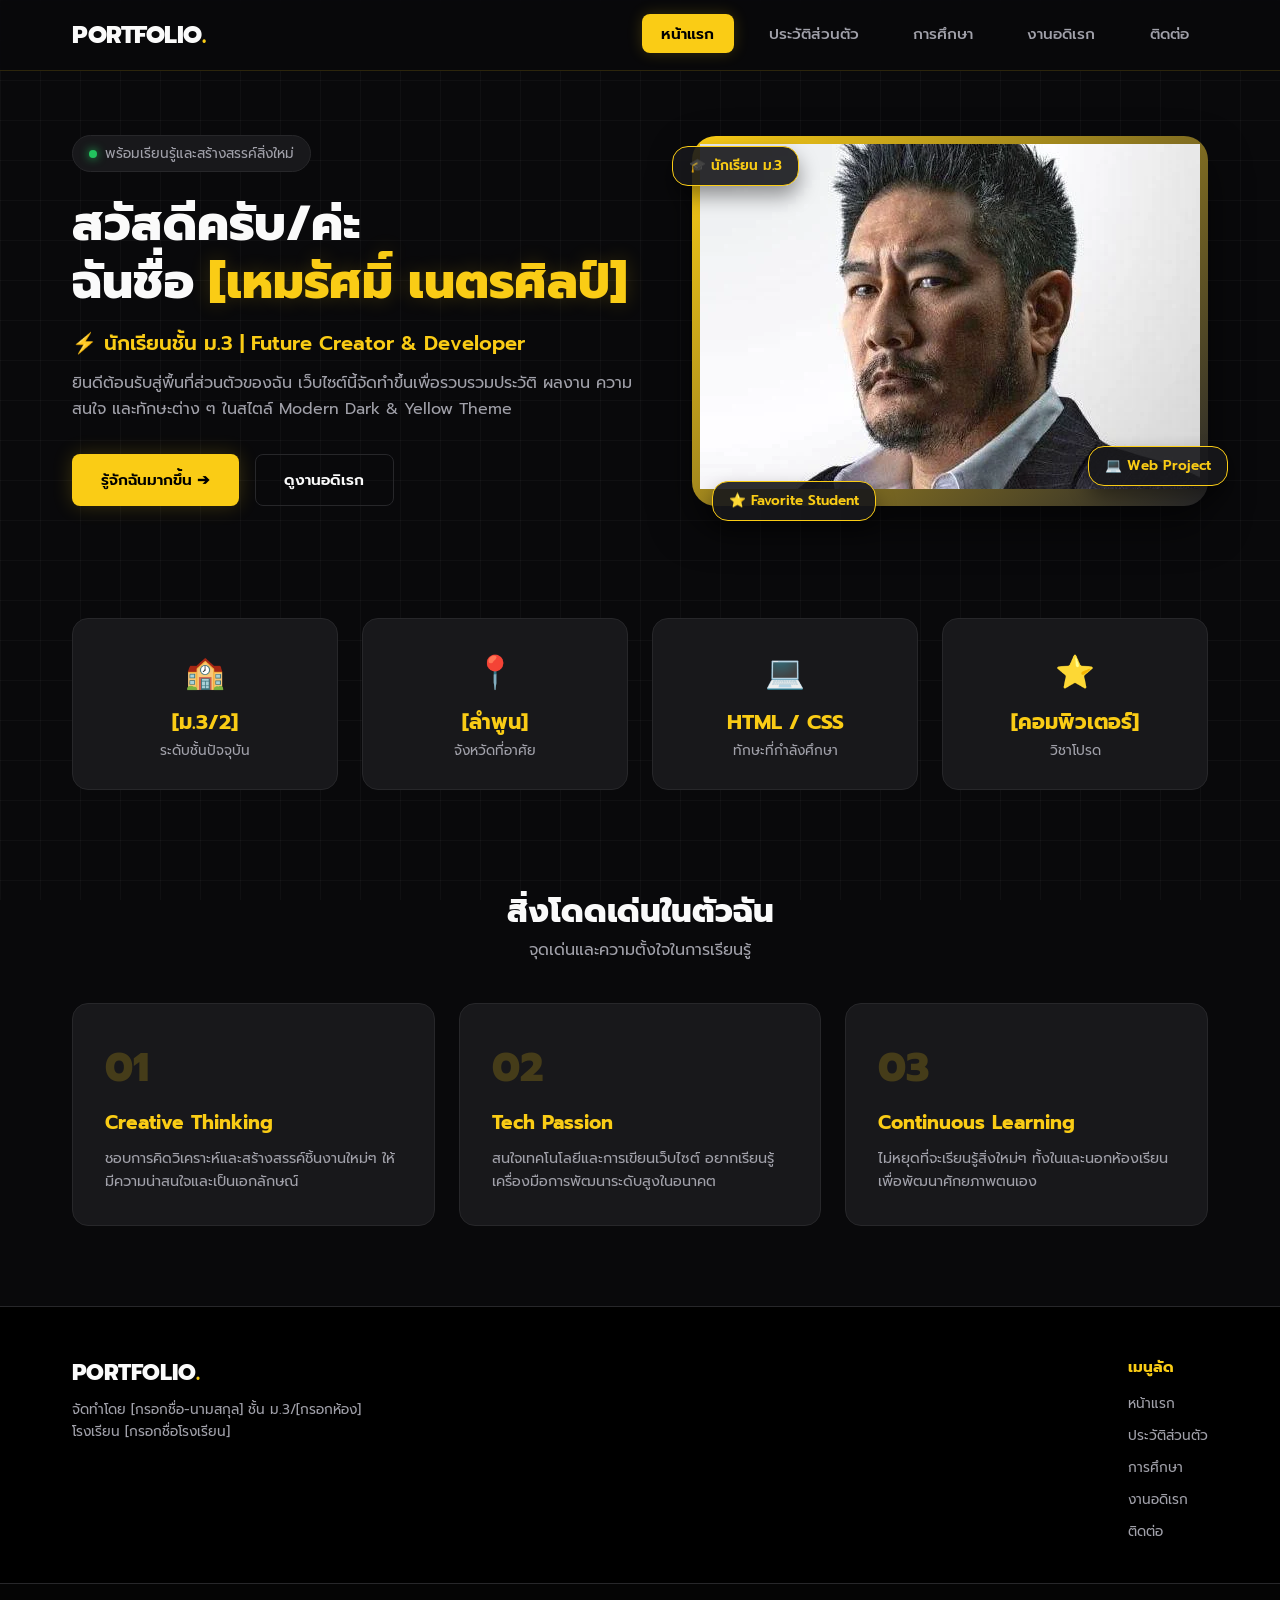
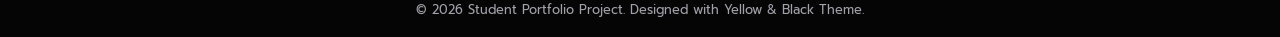
<file: index.html>
<!DOCTYPE html>
<html lang="th">
<head>
    <meta charset="UTF-8">
    <meta name="viewport" content="width=device-width, initial-scale=1.0">
    <title>หน้าแรก | Modern Yellow-Black Portfolio</title>
    <link rel="stylesheet" href="style.css">
    <link href="https://fonts.googleapis.com/css2?family=Prompt:wght@300;400;500;600;700;800&display=swap" rel="stylesheet">
</head>
<body>

    <!-- Background Decorative Grid -->
    <div class="bg-grid-pattern"></div>

    <!-- Navigation Bar -->
    <header class="navbar">
        <div class="nav-container">
            <a href="index.html" class="logo">PORTFOLIO<span class="yellow-dot">.</span></a>
            <nav>
                <ul class="nav-menu">
                    <li><a href="index.html" class="active">หน้าแรก</a></li>
                    <li><a href="profile.html">ประวัติส่วนตัว</a></li>
                    <li><a href="education.html">การศึกษา</a></li>
                    <li><a href="hobby.html">งานอดิเรก</a></li>
                    <li><a href="contact.html">ติดต่อ</a></li>
                </ul>
            </nav>
        </div>
    </header>

    <main>
        <!-- Hero Section -->
        <section class="hero-section">
            <div class="hero-container">
                <div class="hero-text">
                    <div class="status-badge">
                        <span class="pulse-dot"></span> พร้อมเรียนรู้และสร้างสรรค์สิ่งใหม่
                    </div>
                    <h1>สวัสดีครับ/ค่ะ <br>ฉันชื่อ <span class="yellow-highlight">[เหมรัศมิ์ เนตรศิลป์]</span></h1>
                    <p class="hero-tagline">⚡ นักเรียนชั้น ม.3 | Future Creator & Developer</p>
                    <p class="hero-desc">ยินดีต้อนรับสู่พื้นที่ส่วนตัวของฉัน เว็บไซต์นี้จัดทำขึ้นเพื่อรวบรวมประวัติ ผลงาน ความสนใจ และทักษะต่าง ๆ ในสไตล์ Modern Dark & Yellow Theme</p>
                    <div class="hero-buttons">
                        <a href="profile.html" class="btn btn-yellow">รู้จักฉันมากขึ้น ➔</a>
                        <a href="hobby.html" class="btn btn-outline">ดูงานอดิเรก</a>
                    </div>
                </div>

                <div class="hero-visual">
                    <div class="glow-backdrop"></div>
                    <div class="profile-frame">
                        <img src="images/2.webp"alt="รูปโปรไฟล์ส่วนตัว">
                    </div>
                    <!-- Floating Tech Badges -->
                    <div class="floating-badge badge-1">
                        <span>🎓 นักเรียน ม.3</span>
                    </div>
                    <div class="floating-badge badge-2">
                        <span>💻 Web Project</span>
                    </div>
                    <div class="floating-badge badge-3">
                        <span>⭐ Favorite Student</span>
                    </div>
                </div>
            </div>
        </section>

        <!-- Stats / Highlights Section -->
        <section class="stats-section">
            <div class="stats-container">
                <div class="stat-card">
                    <div class="stat-icon">🏫</div>
                    <div class="stat-number">[ม.3/2]</div>
                    <div class="stat-label">ระดับชั้นปัจจุบัน</div>
                </div>
                <div class="stat-card">
                    <div class="stat-icon">📍</div>
                    <div class="stat-number">[ลำพูน]</div>
                    <div class="stat-label">จังหวัดที่อาศัย</div>
                </div>
                <div class="stat-card">
                    <div class="stat-icon">💻</div>
                    <div class="stat-number">HTML / CSS</div>
                    <div class="stat-label">ทักษะที่กำลังศึกษา</div>
                </div>
                <div class="stat-card">
                    <div class="stat-icon">⭐</div>
                    <div class="stat-number">[คอมพิวเตอร์]</div>
                    <div class="stat-label">วิชาโปรด</div>
                </div>
            </div>
        </section>

        <!-- Feature Spotlight Section -->
        <section class="spotlight-section">
            <div class="spotlight-container">
                <div class="section-title">
                    <h2>สิ่งโดดเด่นในตัวฉัน</h2>
                    <p>จุดเด่นและความตั้งใจในการเรียนรู้</p>
                </div>
                <div class="spotlight-grid">
                    <div class="spotlight-card">
                        <div class="card-number">01</div>
                        <h3>Creative Thinking</h3>
                        <p>ชอบการคิดวิเคราะห์และสร้างสรรค์ชิ้นงานใหม่ๆ ให้มีความน่าสนใจและเป็นเอกลักษณ์</p>
                    </div>
                    <div class="spotlight-card">
                        <div class="card-number">02</div>
                        <h3>Tech Passion</h3>
                        <p>สนใจเทคโนโลยีและการเขียนเว็บไซต์ อยากเรียนรู้เครื่องมือการพัฒนาระดับสูงในอนาคต</p>
                    </div>
                    <div class="spotlight-card">
                        <div class="card-number">03</div>
                        <h3>Continuous Learning</h3>
                        <p>ไม่หยุดที่จะเรียนรู้สิ่งใหม่ๆ ทั้งในและนอกห้องเรียนเพื่อพัฒนาศักยภาพตนเอง</p>
                    </div>
                </div>
            </div>
        </section>
    </main>

    <!-- Footer -->
    <footer class="footer">
        <div class="footer-container">
            <div class="footer-info">
                <h3>PORTFOLIO<span class="yellow-dot">.</span></h3>
                <p>จัดทำโดย [กรอกชื่อ-นามสกุล] ชั้น ม.3/[กรอกห้อง]</p>
                <p>โรงเรียน [กรอกชื่อโรงเรียน]</p>
            </div>
            <div class="footer-links">
                <h4>เมนูลัด</h4>
                <ul>
                    <li><a href="index.html">หน้าแรก</a></li>
                    <li><a href="profile.html">ประวัติส่วนตัว</a></li>
                    <li><a href="education.html">การศึกษา</a></li>
                    <li><a href="hobby.html">งานอดิเรก</a></li>
                    <li><a href="contact.html">ติดต่อ</a></li>
                </ul>
            </div>
        </div>
        <div class="footer-bottom">
            <p>&copy; 2026 Student Portfolio Project. Designed with Yellow & Black Theme.</p>
        </div>
    </footer>

</body>
</html>
</file>
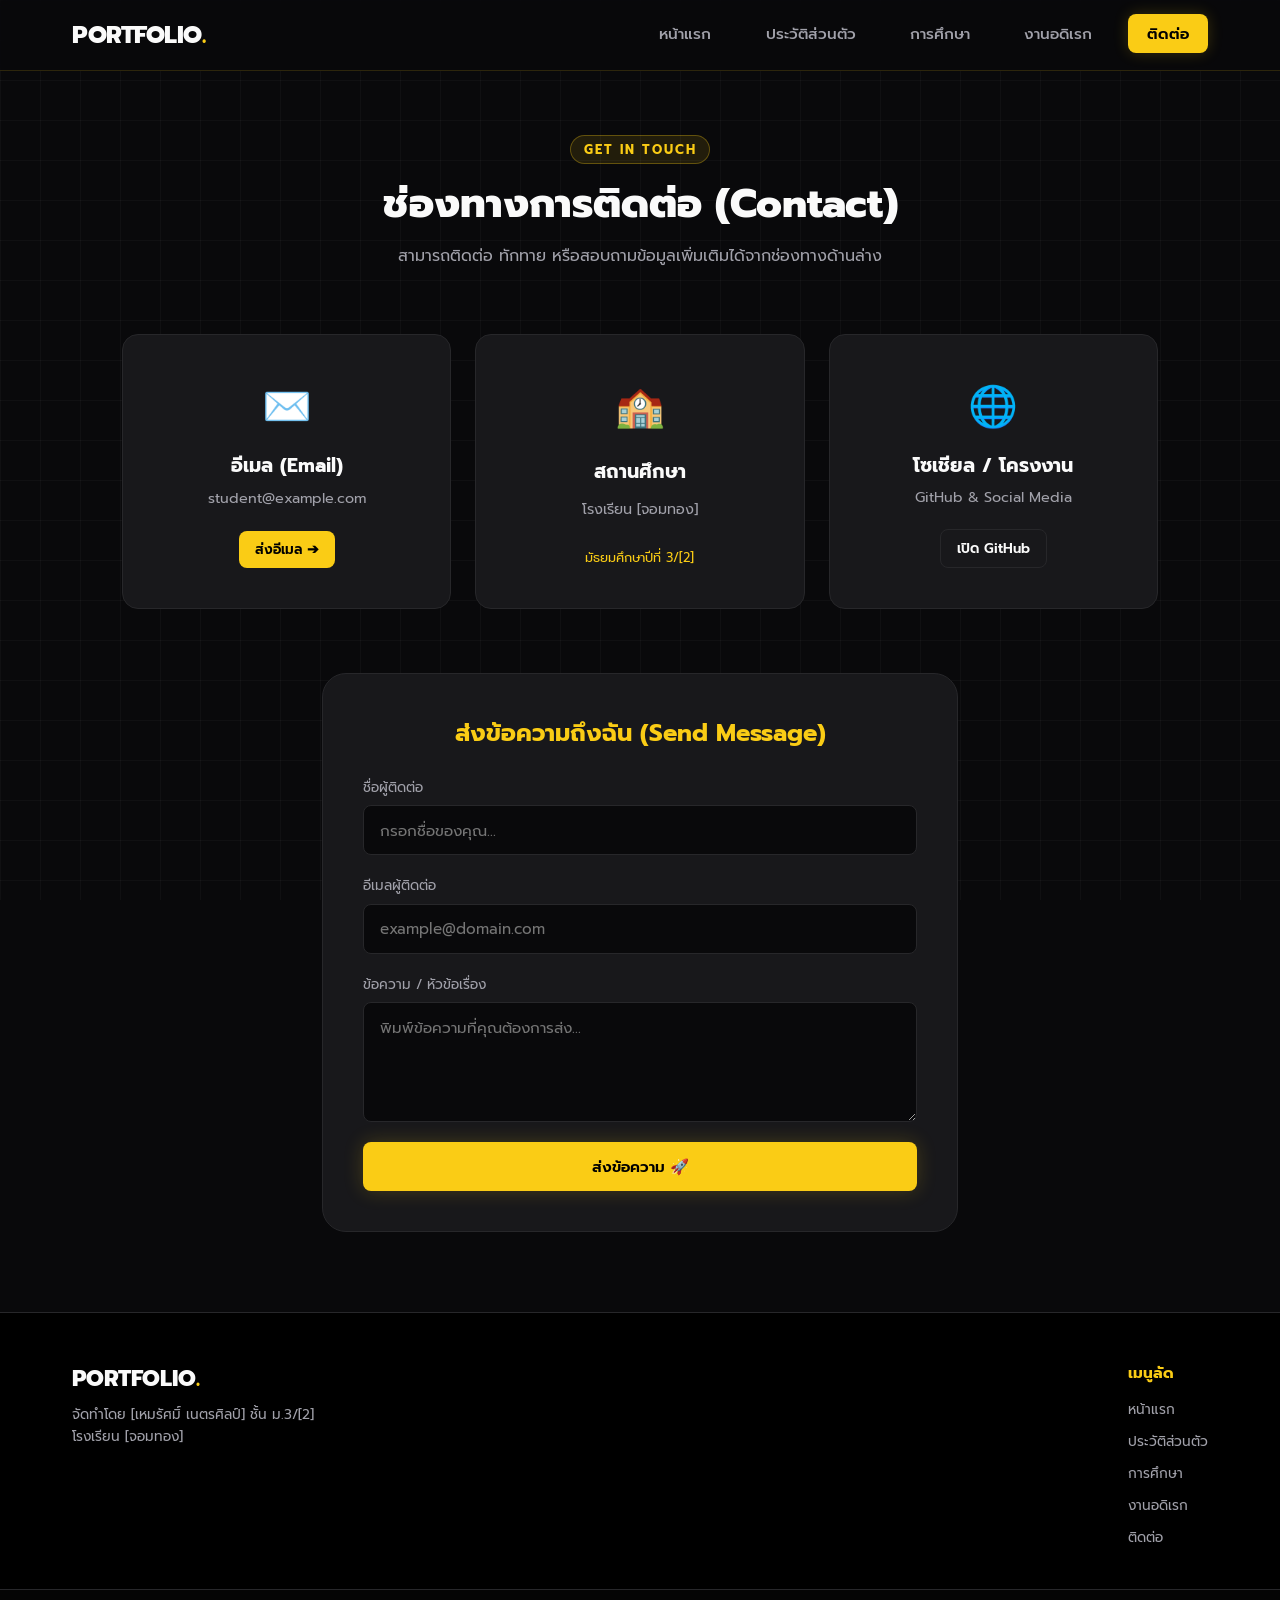
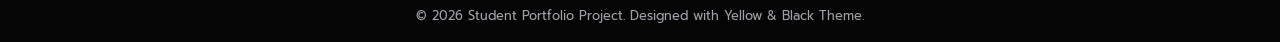
<file: contact.html>
<!DOCTYPE html>
<html lang="th">
<head>
    <meta charset="UTF-8">
    <meta name="viewport" content="width=device-width, initial-scale=1.0">
    <title>ติดต่อ | Modern Yellow-Black Portfolio</title>
    <link rel="stylesheet" href="style.css">
    <link href="https://fonts.googleapis.com/css2?family=Prompt:wght@300;400;500;600;700;800&display=swap" rel="stylesheet">
</head>
<body>

    <div class="bg-grid-pattern"></div>

    <header class="navbar">
        <div class="nav-container">
            <a href="index.html" class="logo">PORTFOLIO<span class="yellow-dot">.</span></a>
            <nav>
                <ul class="nav-menu">
                    <li><a href="index.html">หน้าแรก</a></li>
                    <li><a href="profile.html">ประวัติส่วนตัว</a></li>
                    <li><a href="education.html">การศึกษา</a></li>
                    <li><a href="hobby.html">งานอดิเรก</a></li>
                    <li><a href="contact.html" class="active">ติดต่อ</a></li>
                </ul>
            </nav>
        </div>
    </header>

    <main>
        <section class="page-header">
            <span class="section-tag">GET IN TOUCH</span>
            <h1>ช่องทางการติดต่อ (Contact)</h1>
            <p>สามารถติดต่อ ทักทาย หรือสอบถามข้อมูลเพิ่มเติมได้จากช่องทางด้านล่าง</p>
        </section>

        <!-- Contact Cards Section -->
        <section class="contact-section">
            <div class="contact-container">
                
                <div class="contact-card">
                    <div class="contact-icon">✉️</div>
                    <h3>อีเมล (Email)</h3>
                    <p>student@example.com</p>
                    <a href="mailto:student@example.com" class="btn btn-yellow-sm">ส่งอีเมล ➔</a>
                </div>

                <div class="contact-card">
                    <div class="contact-icon">🏫</div>
                    <h3>สถานศึกษา</h3>
                    <p>โรงเรียน [จอมทอง]</p>
                    <span class="contact-sub">มัธยมศึกษาปีที่ 3/[2]</span>
                </div>

                <div class="contact-card">
                    <div class="contact-icon">🌐</div>
                    <h3>โซเชียล / โครงงาน</h3>
                    <p>GitHub & Social Media</p>
                    <a href="https://github.com" target="_blank" rel="noopener" class="btn btn-outline-sm">เปิด GitHub</a>
                </div>

            </div>
        </section>

        <!-- Interactive Contact Form Mockup -->
        <section class="form-section">
            <div class="form-container">
                <h2>ส่งข้อความถึงฉัน (Send Message)</h2>
                <form class="dark-form" action="#" method="get" onclick="event.preventDefault(); alert('ขอบคุณสำหรับข้อความ! (นี่คือแบบฟอร์มตัวอย่างสำหรับโครงงาน)');">
                    <div class="form-group">
                        <label>ชื่อผู้ติดต่อ</label>
                        <input type="text" placeholder="กรอกชื่อของคุณ..." required>
                    </div>
                    <div class="form-group">
                        <label>อีเมลผู้ติดต่อ</label>
                        <input type="email" placeholder="example@domain.com" required>
                    </div>
                    <div class="form-group">
                        <label>ข้อความ / หัวข้อเรื่อง</label>
                        <textarea rows="4" placeholder="พิมพ์ข้อความที่คุณต้องการส่ง..." required></textarea>
                    </div>
                    <button type="submit" class="btn btn-yellow full-width">ส่งข้อความ 🚀</button>
                </form>
            </div>
        </section>
    </main>

    <footer class="footer">
        <div class="footer-container">
            <div class="footer-info">
                <h3>PORTFOLIO<span class="yellow-dot">.</span></h3>
                <p>จัดทำโดย [เหมรัศมิ์ เนตรศิลป์] ชั้น ม.3/[2]</p>
                <p>โรงเรียน [จอมทอง]</p>
            </div>
            <div class="footer-links">
                <h4>เมนูลัด</h4>
                <ul>
                    <li><a href="index.html">หน้าแรก</a></li>
                    <li><a href="profile.html">ประวัติส่วนตัว</a></li>
                    <li><a href="education.html">การศึกษา</a></li>
                    <li><a href="hobby.html">งานอดิเรก</a></li>
                    <li><a href="contact.html">ติดต่อ</a></li>
                </ul>
            </div>
        </div>
        <div class="footer-bottom">
            <p>&copy; 2026 Student Portfolio Project. Designed with Yellow & Black Theme.</p>
        </div>
    </footer>

</body>
</html>
</file>
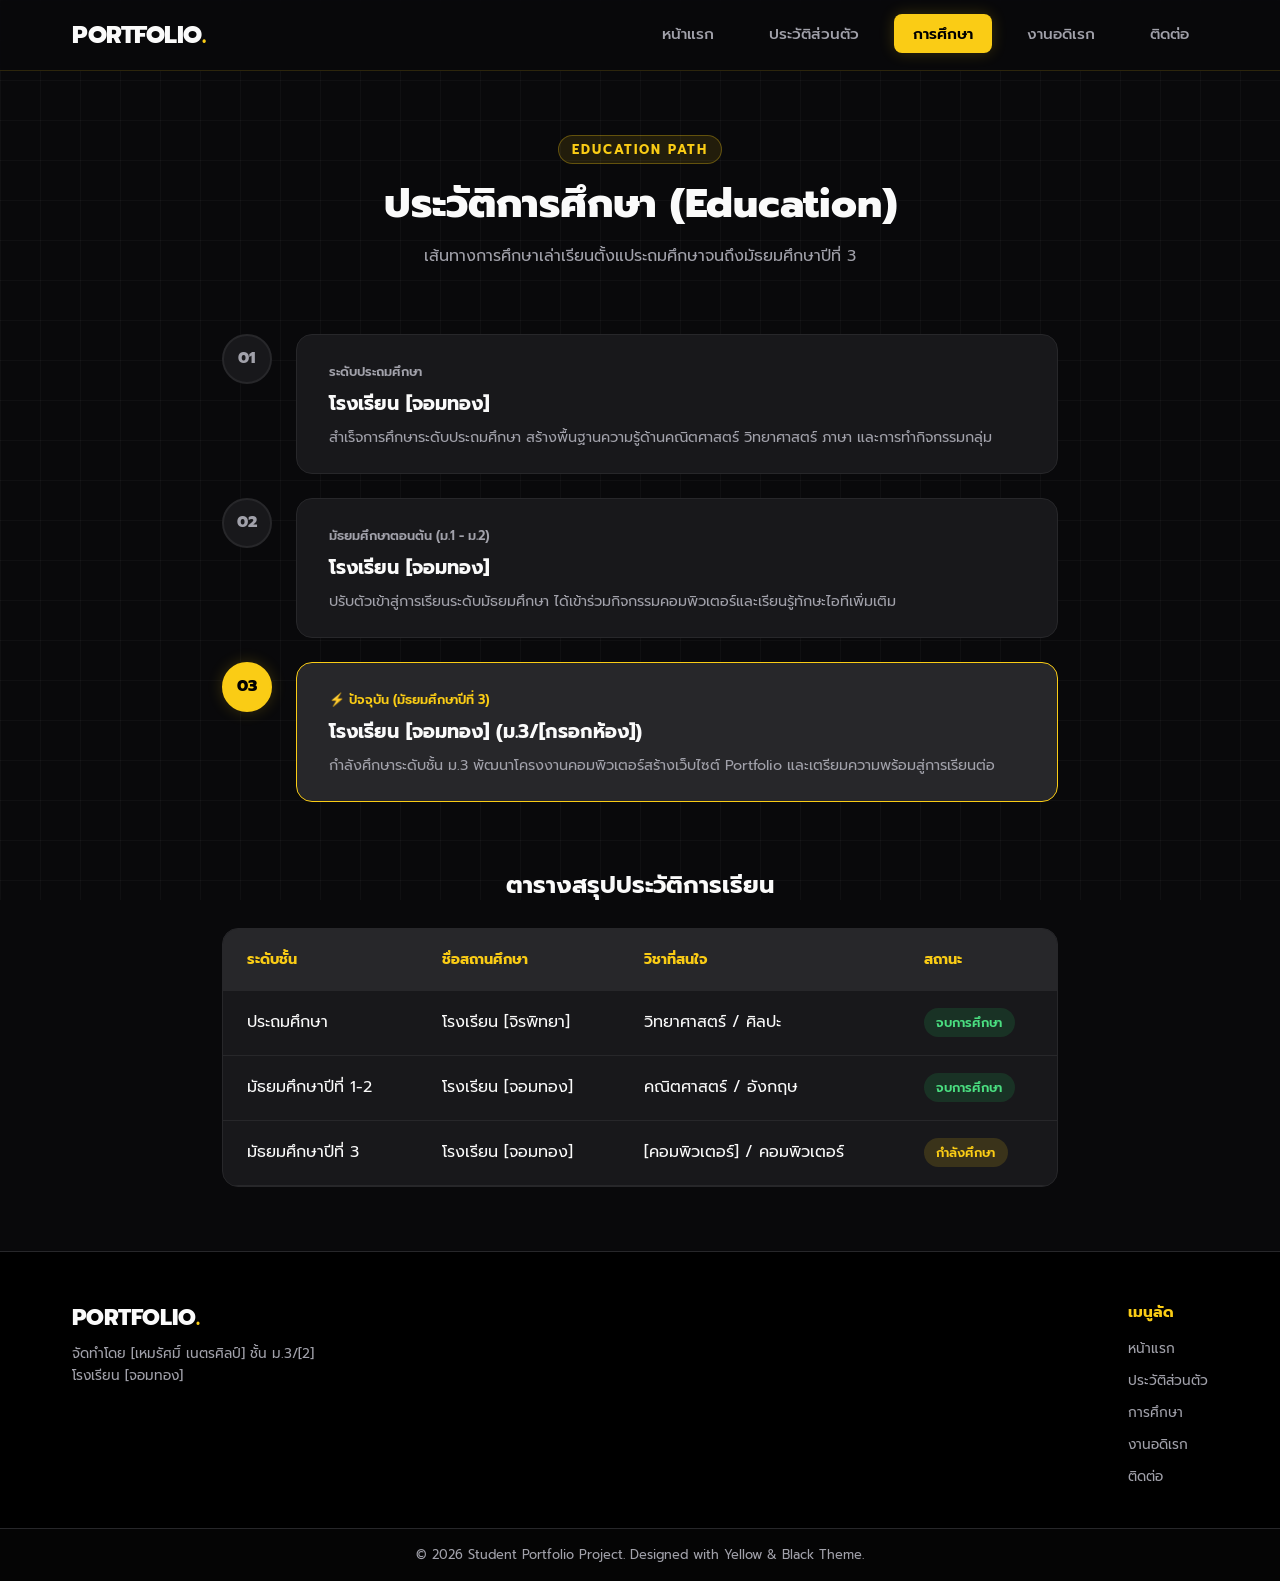
<file: education.html>
<!DOCTYPE html>
<html lang="th">
<head>
    <meta charset="UTF-8">
    <meta name="viewport" content="width=device-width, initial-scale=1.0">
    <title>การศึกษา | Modern Yellow-Black Portfolio</title>
    <link rel="stylesheet" href="style.css">
    <link href="https://fonts.googleapis.com/css2?family=Prompt:wght@300;400;500;600;700;800&display=swap" rel="stylesheet">
</head>
<body>

    <div class="bg-grid-pattern"></div>

    <header class="navbar">
        <div class="nav-container">
            <a href="index.html" class="logo">PORTFOLIO<span class="yellow-dot">.</span></a>
            <nav>
                <ul class="nav-menu">
                    <li><a href="index.html">หน้าแรก</a></li>
                    <li><a href="profile.html">ประวัติส่วนตัว</a></li>
                    <li><a href="education.html" class="active">การศึกษา</a></li>
                    <li><a href="hobby.html">งานอดิเรก</a></li>
                    <li><a href="contact.html">ติดต่อ</a></li>
                </ul>
            </nav>
        </div>
    </header>

    <main>
        <section class="page-header">
            <span class="section-tag">EDUCATION PATH</span>
            <h1>ประวัติการศึกษา (Education)</h1>
            <p>เส้นทางการศึกษาเล่าเรียนตั้งแประถมศึกษาจนถึงมัธยมศึกษาปีที่ 3</p>
        </section>

        <!-- Timeline Section -->
        <section class="timeline-section">
            <div class="timeline-container">
                
                <div class="timeline-block">
                    <div class="timeline-badge">01</div>
                    <div class="timeline-card">
                        <span class="timeline-time">ระดับประถมศึกษา</span>
                        <h3>โรงเรียน [จอมทอง]</h3>
                        <p>สำเร็จการศึกษาระดับประถมศึกษา สร้างพื้นฐานความรู้ด้านคณิตศาสตร์ วิทยาศาสตร์ ภาษา และการทำกิจกรรมกลุ่ม</p>
                    </div>
                </div>

                <div class="timeline-block">
                    <div class="timeline-badge">02</div>
                    <div class="timeline-card">
                        <span class="timeline-time">มัธยมศึกษาตอนต้น (ม.1 - ม.2)</span>
                        <h3>โรงเรียน [จอมทอง]</h3>
                        <p>ปรับตัวเข้าสู่การเรียนระดับมัธยมศึกษา ได้เข้าร่วมกิจกรรมคอมพิวเตอร์และเรียนรู้ทักษะไอทีเพิ่มเติม</p>
                    </div>
                </div>

                <div class="timeline-block active-block">
                    <div class="timeline-badge yellow-badge">03</div>
                    <div class="timeline-card active-card">
                        <span class="timeline-time active-time">⚡ ปัจจุบัน (มัธยมศึกษาปีที่ 3)</span>
                        <h3>โรงเรียน [จอมทอง] (ม.3/[กรอกห้อง])</h3>
                        <p>กำลังศึกษาระดับชั้น ม.3 พัฒนาโครงงานคอมพิวเตอร์สร้างเว็บไซต์ Portfolio และเตรียมความพร้อมสู่การเรียนต่อ</p>
                    </div>
                </div>

            </div>
        </section>

        <!-- Education Table Section -->
        <section class="table-section">
            <div class="table-container">
                <h2>ตารางสรุปประวัติการเรียน</h2>
                <div class="table-responsive">
                    <table class="dark-table">
                        <thead>
                            <tr>
                                <th>ระดับชั้น</th>
                                <th>ชื่อสถานศึกษา</th>
                                <th>วิชาที่สนใจ</th>
                                <th>สถานะ</th>
                            </tr>
                        </thead>
                        <tbody>
                            <tr>
                                <td>ประถมศึกษา</td>
                                <td>โรงเรียน [จิรพิทยา]</td>
                                <td>วิทยาศาสตร์ / ศิลปะ</td>
                                <td><span class="badge-status success">จบการศึกษา</span></td>
                            </tr>
                            <tr>
                                <td>มัธยมศึกษาปีที่ 1-2</td>
                                <td>โรงเรียน [จอมทอง]</td>
                                <td>คณิตศาสตร์ / อังกฤษ</td>
                                <td><span class="badge-status success">จบการศึกษา</span></td>
                            </tr>
                            <tr>
                                <td>มัธยมศึกษาปีที่ 3</td>
                                <td>โรงเรียน [จอมทอง]</td>
                                <td>[คอมพิวเตอร์] / คอมพิวเตอร์</td>
                                <td><span class="badge-status active">กำลังศึกษา</span></td>
                            </tr>
                        </tbody>
                    </table>
                </div>
            </div>
        </section>
    </main>

    <footer class="footer">
        <div class="footer-container">
            <div class="footer-info">
                <h3>PORTFOLIO<span class="yellow-dot">.</span></h3>
                <p>จัดทำโดย [เหมรัศมิ์ เนตรศิลป์] ชั้น ม.3/[2]</p>
                <p>โรงเรียน [จอมทอง]</p>
            </div>
            <div class="footer-links">
                <h4>เมนูลัด</h4>
                <ul>
                    <li><a href="index.html">หน้าแรก</a></li>
                    <li><a href="profile.html">ประวัติส่วนตัว</a></li>
                    <li><a href="education.html">การศึกษา</a></li>
                    <li><a href="hobby.html">งานอดิเรก</a></li>
                    <li><a href="contact.html">ติดต่อ</a></li>
                </ul>
            </div>
        </div>
        <div class="footer-bottom">
            <p>&copy; 2026 Student Portfolio Project. Designed with Yellow & Black Theme.</p>
        </div>
    </footer>

</body>
</html>
</file>
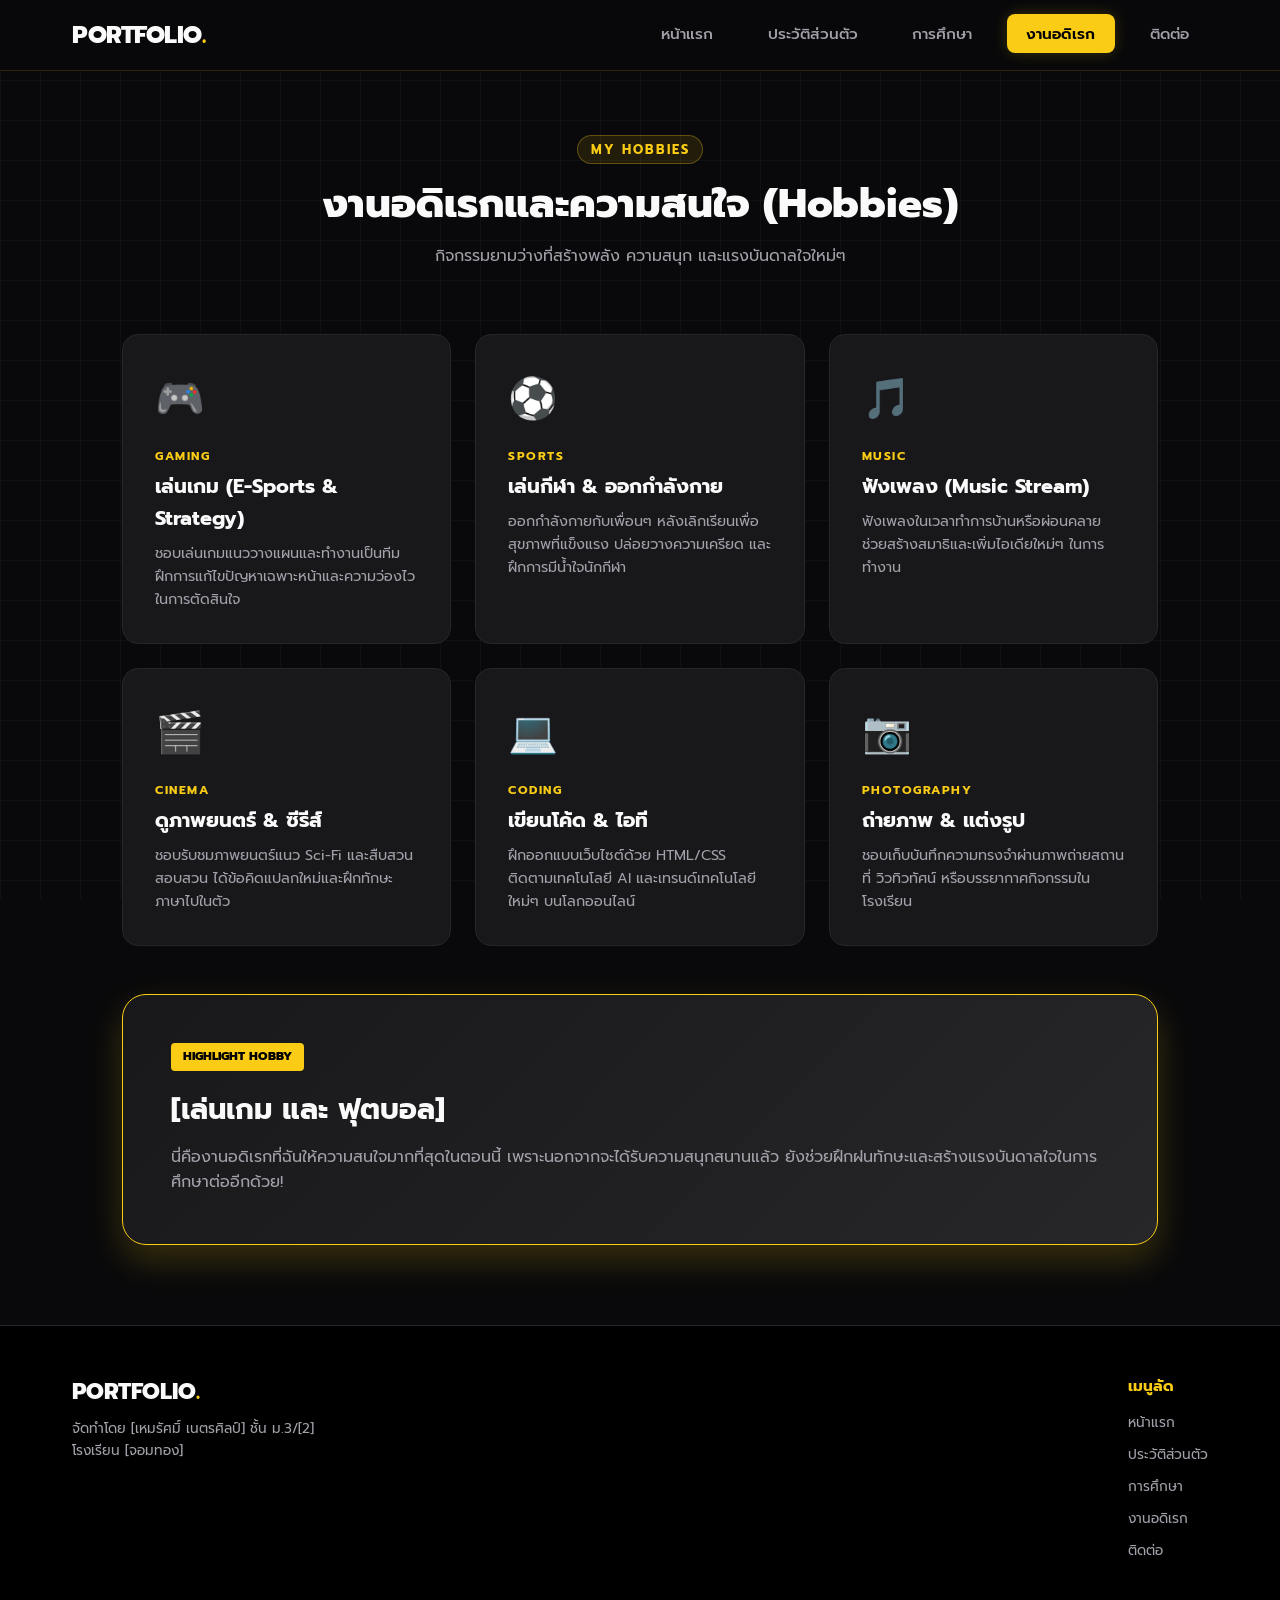
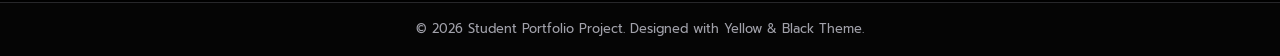
<file: hobby.html>
<!DOCTYPE html>
<html lang="th">
<head>
    <meta charset="UTF-8">
    <meta name="viewport" content="width=device-width, initial-scale=1.0">
    <title>งานอดิเรก | Modern Yellow-Black Portfolio</title>
    <link rel="stylesheet" href="style.css">
    <link href="https://fonts.googleapis.com/css2?family=Prompt:wght@300;400;500;600;700;800&display=swap" rel="stylesheet">
</head>
<body>

    <div class="bg-grid-pattern"></div>

    <header class="navbar">
        <div class="nav-container">
            <a href="index.html" class="logo">PORTFOLIO<span class="yellow-dot">.</span></a>
            <nav>
                <ul class="nav-menu">
                    <li><a href="index.html">หน้าแรก</a></li>
                    <li><a href="profile.html">ประวัติส่วนตัว</a></li>
                    <li><a href="education.html">การศึกษา</a></li>
                    <li><a href="hobby.html" class="active">งานอดิเรก</a></li>
                    <li><a href="contact.html">ติดต่อ</a></li>
                </ul>
            </nav>
        </div>
    </header>

    <main>
        <section class="page-header">
            <span class="section-tag">MY HOBBIES</span>
            <h1>งานอดิเรกและความสนใจ (Hobbies)</h1>
            <p>กิจกรรมยามว่างที่สร้างพลัง ความสนุก และแรงบันดาลใจใหม่ๆ</p>
        </section>

        <!-- Hobbies Grid -->
        <section class="hobbies-section">
            <div class="hobbies-container">
                
                <div class="hobby-card">
                    <div class="hobby-icon-bg">🎮</div>
                    <div class="hobby-category">GAMING</div>
                    <h3>เล่นเกม (E-Sports & Strategy)</h3>
                    <p>ชอบเล่นเกมแนววางแผนและทำงานเป็นทีม ฝึกการแก้ไขปัญหาเฉพาะหน้าและความว่องไวในการตัดสินใจ</p>
                </div>

                <div class="hobby-card">
                    <div class="hobby-icon-bg">⚽</div>
                    <div class="hobby-category">SPORTS</div>
                    <h3>เล่นกีฬา & ออกกำลังกาย</h3>
                    <p>ออกกำลังกายกับเพื่อนๆ หลังเลิกเรียนเพื่อสุขภาพที่แข็งแรง ปล่อยวางความเครียด และฝึกการมีน้ำใจนักกีฬา</p>
                </div>

                <div class="hobby-card">
                    <div class="hobby-icon-bg">🎵</div>
                    <div class="hobby-category">MUSIC</div>
                    <h3>ฟังเพลง (Music Stream)</h3>
                    <p>ฟังเพลงในเวลาทำการบ้านหรือผ่อนคลาย ช่วยสร้างสมาธิและเพิ่มไอเดียใหม่ๆ ในการทำงาน</p>
                </div>

                <div class="hobby-card">
                    <div class="hobby-icon-bg">🎬</div>
                    <div class="hobby-category">CINEMA</div>
                    <h3>ดูภาพยนตร์ & ซีรีส์</h3>
                    <p>ชอบรับชมภาพยนตร์แนว Sci-Fi และสืบสวนสอบสวน ได้ข้อคิดแปลกใหม่และฝึกทักษะภาษาไปในตัว</p>
                </div>

                <div class="hobby-card">
                    <div class="hobby-icon-bg">💻</div>
                    <div class="hobby-category">CODING</div>
                    <h3>เขียนโค้ด & ไอที</h3>
                    <p>ฝึกออกแบบเว็บไซต์ด้วย HTML/CSS ติดตามเทคโนโลยี AI และเทรนด์เทคโนโลยีใหม่ๆ บนโลกออนไลน์</p>
                </div>

                <div class="hobby-card">
                    <div class="hobby-icon-bg">📷</div>
                    <div class="hobby-category">PHOTOGRAPHY</div>
                    <h3>ถ่ายภาพ & แต่งรูป</h3>
                    <p>ชอบเก็บบันทึกความทรงจำผ่านภาพถ่ายสถานที่ วิวทิวทัศน์ หรือบรรยากาศกิจกรรมในโรงเรียน</p>
                </div>

            </div>
        </section>

        <!-- Interactive Highlight Section -->
        <section class="hobby-spotlight">
            <div class="spotlight-box">
                <div class="spotlight-content">
                    <span class="yellow-badge-tag">HIGHLIGHT HOBBY</span>
                    <h2>[เล่นเกม และ ฟุตบอล]</h2>
                    <p>นี่คืองานอดิเรกที่ฉันให้ความสนใจมากที่สุดในตอนนี้ เพราะนอกจากจะได้รับความสนุกสนานแล้ว ยังช่วยฝึกฝนทักษะและสร้างแรงบันดาลใจในการศึกษาต่ออีกด้วย!</p>
                </div>
            </div>
        </section>
    </main>

    <footer class="footer">
        <div class="footer-container">
            <div class="footer-info">
                <h3>PORTFOLIO<span class="yellow-dot">.</span></h3>
                <p>จัดทำโดย [เหมรัศมิ์ เนตรศิลป์] ชั้น ม.3/[2]</p>
                <p>โรงเรียน [จอมทอง]</p>
            </div>
            <div class="footer-links">
                <h4>เมนูลัด</h4>
                <ul>
                    <li><a href="index.html">หน้าแรก</a></li>
                    <li><a href="profile.html">ประวัติส่วนตัว</a></li>
                    <li><a href="education.html">การศึกษา</a></li>
                    <li><a href="hobby.html">งานอดิเรก</a></li>
                    <li><a href="contact.html">ติดต่อ</a></li>
                </ul>
            </div>
        </div>
        <div class="footer-bottom">
            <p>&copy; 2026 Student Portfolio Project. Designed with Yellow & Black Theme.</p>
        </div>
    </footer>

</body>
</html>
</file>
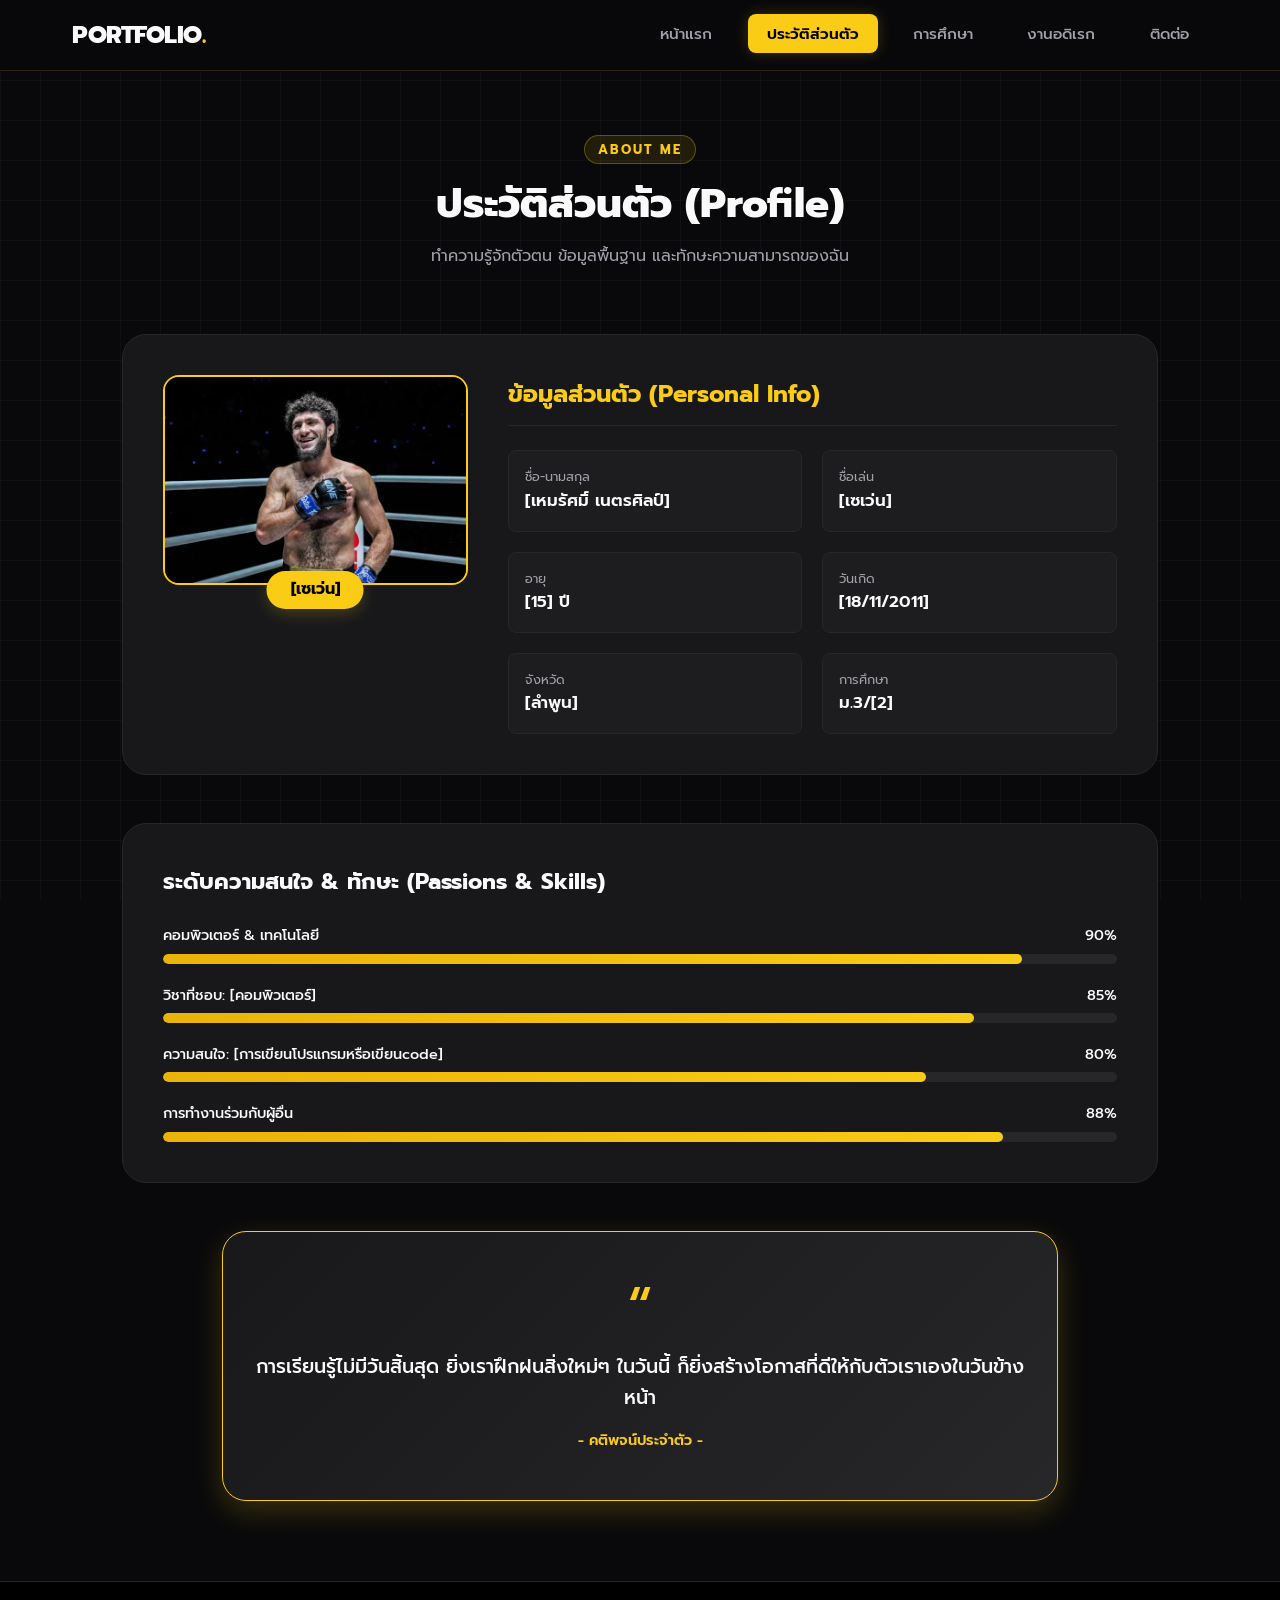
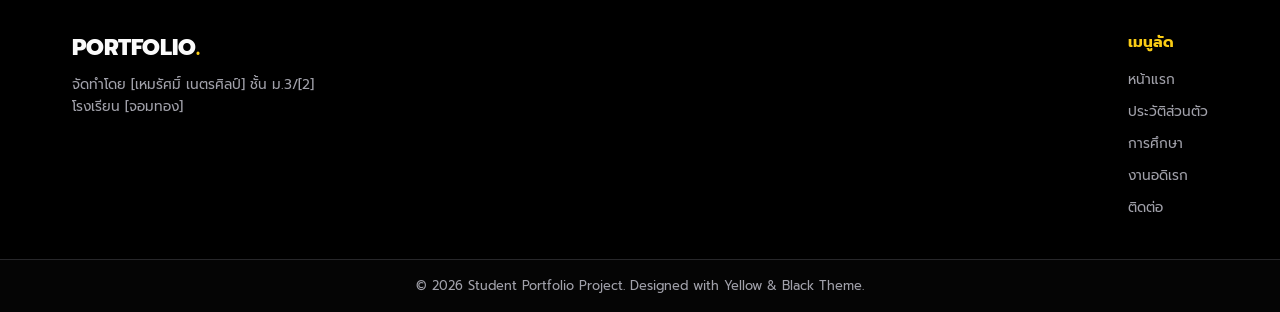
<file: profile.html>
<!DOCTYPE html>
<html lang="th">
<head>
    <meta charset="UTF-8">
    <meta name="viewport" content="width=device-width, initial-scale=1.0">
    <title>ประวัติส่วนตัว | Modern Yellow-Black Portfolio</title>
    <link rel="stylesheet" href="style.css">
    <link href="https://fonts.googleapis.com/css2?family=Prompt:wght@300;400;500;600;700;800&display=swap" rel="stylesheet">
</head>
<body>

    <div class="bg-grid-pattern"></div>

    <header class="navbar">
        <div class="nav-container">
            <a href="index.html" class="logo">PORTFOLIO<span class="yellow-dot">.</span></a>
            <nav>
                <ul class="nav-menu">
                    <li><a href="index.html">หน้าแรก</a></li>
                    <li><a href="profile.html" class="active">ประวัติส่วนตัว</a></li>
                    <li><a href="education.html">การศึกษา</a></li>
                    <li><a href="hobby.html">งานอดิเรก</a></li>
                    <li><a href="contact.html">ติดต่อ</a></li>
                </ul>
            </nav>
        </div>
    </header>

    <main>
        <section class="page-header">
            <span class="section-tag">ABOUT ME</span>
            <h1>ประวัติส่วนตัว (Profile)</h1>
            <p>ทำความรู้จักตัวตน ข้อมูลพื้นฐาน และทักษะความสามารถของฉัน</p>
        </section>

        <!-- Profile Section -->
        <section class="profile-section">
            <div class="profile-container">
                <div class="profile-avatar-card">
                    <div class="avatar-wrapper">
                        <img src="images/1.webp" alt="รูปโปรไฟล์ส่วนตัว">
                        <div class="nickname-badge">[เซเว่น]</div>
                    </div>
                </div>

                <div class="profile-info-card">
                    <h2>ข้อมูลส่วนตัว (Personal Info)</h2>
                    <div class="info-grid">
                        <div class="info-box">
                            <span class="info-label">ชื่อ-นามสกุล</span>
                            <span class="info-value">[เหมรัศมิ์ เนตรศิลป์]</span>
                        </div>
                        <div class="info-box">
                            <span class="info-label">ชื่อเล่น</span>
                            <span class="info-value">[เซเว่น]</span>
                        </div>
                        <div class="info-box">
                            <span class="info-label">อายุ</span>
                            <span class="info-value">[15] ปี</span>
                        </div>
                        <div class="info-box">
                            <span class="info-label">วันเกิด</span>
                            <span class="info-value">[18/11/2011]</span>
                        </div>
                        <div class="info-box">
                            <span class="info-label">จังหวัด</span>
                            <span class="info-value">[ลำพูน]</span>
                        </div>
                        <div class="info-box">
                            <span class="info-label">การศึกษา</span>
                            <span class="info-value">ม.3/[2]</span>
                        </div>
                    </div>
                </div>
            </div>
        </section>

        <!-- Skill / Passion Bar Section -->
        <section class="skills-section">
            <div class="skills-container">
                <h2>ระดับความสนใจ & ทักษะ (Passions & Skills)</h2>
                <div class="skills-grid">
                    <div class="skill-item">
                        <div class="skill-info">
                            <span>คอมพิวเตอร์ & เทคโนโลยี</span>
                            <span>90%</span>
                        </div>
                        <div class="skill-bar"><div class="skill-fill" style="width: 90%;"></div></div>
                    </div>
                    <div class="skill-item">
                        <div class="skill-info">
                            <span>วิชาที่ชอบ: [คอมพิวเตอร์]</span>
                            <span>85%</span>
                        </div>
                        <div class="skill-bar"><div class="skill-fill" style="width: 85%;"></div></div>
                    </div>
                    <div class="skill-item">
                        <div class="skill-info">
                            <span>ความสนใจ: [การเขียนโปรแกรมหรือเขียนcode]</span>
                            <span>80%</span>
                        </div>
                        <div class="skill-bar"><div class="skill-fill" style="width: 80%;"></div></div>
                    </div>
                    <div class="skill-item">
                        <div class="skill-info">
                            <span>การทำงานร่วมกับผู้อื่น</span>
                            <span>88%</span>
                        </div>
                        <div class="skill-bar"><div class="skill-fill" style="width: 88%;"></div></div>
                    </div>
                </div>
            </div>
        </section>

        <!-- Philosophy / Quote Section -->
        <section class="quote-section">
            <div class="quote-container">
                <div class="quote-mark">“</div>
                <p class="quote-text">การเรียนรู้ไม่มีวันสิ้นสุด ยิ่งเราฝึกฝนสิ่งใหม่ๆ ในวันนี้ ก็ยิ่งสร้างโอกาสที่ดีให้กับตัวเราเองในวันข้างหน้า</p>
                <div class="quote-author">- คติพจน์ประจำตัว -</div>
            </div>
        </section>
    </main>

    <footer class="footer">
        <div class="footer-container">
            <div class="footer-info">
                <h3>PORTFOLIO<span class="yellow-dot">.</span></h3>
                <p>จัดทำโดย [เหมรัศมิ์ เนตรศิลป์] ชั้น ม.3/[2]</p>
                <p>โรงเรียน [จอมทอง]</p>
            </div>
            <div class="footer-links">
                <h4>เมนูลัด</h4>
                <ul>
                    <li><a href="index.html">หน้าแรก</a></li>
                    <li><a href="profile.html">ประวัติส่วนตัว</a></li>
                    <li><a href="education.html">การศึกษา</a></li>
                    <li><a href="hobby.html">งานอดิเรก</a></li>
                    <li><a href="contact.html">ติดต่อ</a></li>
                </ul>
            </div>
        </div>
        <div class="footer-bottom">
            <p>&copy; 2026 Student Portfolio Project. Designed with Yellow & Black Theme.</p>
        </div>
    </footer>

</body>
</html>
</file>
<file: style.css>
/* ==========================================================================
   Modern Dark & Yellow Portfolio Stylesheet
   ========================================================================== */

:root {
    --bg-main: #09090B;          /* Deep Dark */
    --bg-card: #18181B;          /* Card Surface */
    --bg-card-hover: #27272A;    /* Hover State */
    --primary-yellow: #FACC15;   /* Electric Yellow */
    --yellow-hover: #EAB308;
    --yellow-glow: rgba(250, 204, 21, 0.2);
    --yellow-glow-strong: rgba(250, 204, 21, 0.4);
    --text-white: #FAFAFA;
    --text-muted: #A1A1AA;
    --border-color: #27272A;
    --radius-sm: 8px;
    --radius-md: 16px;
    --radius-lg: 24px;
    --transition: all 0.3s cubic-bezier(0.4, 0, 0.2, 1);
}

* {
    margin: 0;
    padding: 0;
    box-sizing: border-box;
    font-family: 'Prompt', sans-serif;
}

body {
    background-color: var(--bg-main);
    color: var(--text-white);
    line-height: 1.6;
    display: flex;
    flex-direction: column;
    min-height: 100vh;
    overflow-x: hidden;
}

main {
    flex: 1;
}

a {
    text-decoration: none;
    color: inherit;
}

ul {
    list-style: none;
}

/* Background Grid Overlay Effect */
.bg-grid-pattern {
    position: fixed;
    top: 0;
    left: 0;
    width: 100vw;
    height: 100vh;
    background-image: 
        linear-gradient(to right, rgba(255, 255, 255, 0.03) 1px, transparent 1px),
        linear-gradient(to bottom, rgba(255, 255, 255, 0.03) 1px, transparent 1px);
    background-size: 40px 40px;
    pointer-events: none;
    z-index: 0;
}

/* Custom Scrollbar */
::-webkit-scrollbar {
    width: 8px;
}
::-webkit-scrollbar-track {
    background: var(--bg-main);
}
::-webkit-scrollbar-thumb {
    background: #3F3F46;
    border-radius: 4px;
}
::-webkit-scrollbar-thumb:hover {
    background: var(--primary-yellow);
}

/* Navigation Bar */
.navbar {
    position: sticky;
    top: 0;
    background-color: rgba(9, 9, 11, 0.85);
    backdrop-filter: blur(12px);
    border-bottom: 1px solid rgba(250, 204, 21, 0.15);
    z-index: 1000;
}

.nav-container {
    max-width: 1200px;
    margin: 0 auto;
    padding: 1rem 2rem;
    display: flex;
    justify-content: space-between;
    align-items: center;
}

.logo {
    font-size: 1.5rem;
    font-weight: 800;
    letter-spacing: -0.5px;
    color: var(--text-white);
}

.yellow-dot {
    color: var(--primary-yellow);
}

.nav-menu {
    display: flex;
    gap: 1rem;
}

.nav-menu a {
    font-size: 0.95rem;
    font-weight: 500;
    color: var(--text-muted);
    padding: 0.5rem 1.2rem;
    border-radius: var(--radius-sm);
    transition: var(--transition);
}

.nav-menu a:hover {
    color: var(--primary-yellow);
    background-color: rgba(250, 204, 21, 0.08);
}

.nav-menu a.active {
    color: #000000;
    background-color: var(--primary-yellow);
    font-weight: 600;
    box-shadow: 0 0 15px var(--yellow-glow);
}

/* Buttons & Header */
.btn {
    display: inline-flex;
    align-items: center;
    justify-content: center;
    padding: 0.8rem 1.8rem;
    border-radius: var(--radius-sm);
    font-weight: 600;
    font-size: 0.95rem;
    transition: var(--transition);
    cursor: pointer;
    border: none;
}

.btn-yellow {
    background-color: var(--primary-yellow);
    color: #000000;
    box-shadow: 0 0 20px var(--yellow-glow);
}

.btn-yellow:hover {
    background-color: var(--yellow-hover);
    transform: translateY(-3px);
    box-shadow: 0 0 30px var(--yellow-glow-strong);
}

.btn-outline {
    background-color: transparent;
    color: var(--text-white);
    border: 1px solid var(--border-color);
}

.btn-outline:hover {
    border-color: var(--primary-yellow);
    color: var(--primary-yellow);
    background-color: rgba(250, 204, 21, 0.05);
    transform: translateY(-3px);
}

.btn-yellow-sm {
    padding: 0.5rem 1rem;
    font-size: 0.85rem;
    background-color: var(--primary-yellow);
    color: #000000;
    border-radius: var(--radius-sm);
    font-weight: 600;
}

.btn-outline-sm {
    padding: 0.5rem 1rem;
    font-size: 0.85rem;
    border: 1px solid var(--border-color);
    color: var(--text-white);
    border-radius: var(--radius-sm);
}

.btn-outline-sm:hover {
    border-color: var(--primary-yellow);
    color: var(--primary-yellow);
}

.page-header {
    text-align: center;
    padding: 4rem 1rem 2rem;
    position: relative;
    z-index: 1;
}

.section-tag {
    display: inline-block;
    color: var(--primary-yellow);
    font-size: 0.8rem;
    font-weight: 700;
    letter-spacing: 2px;
    margin-bottom: 0.5rem;
    background: rgba(250, 204, 21, 0.1);
    padding: 0.2rem 0.8rem;
    border-radius: 50px;
    border: 1px solid rgba(250, 204, 21, 0.3);
}

.page-header h1 {
    font-size: 2.5rem;
    font-weight: 800;
    color: var(--text-white);
    margin-bottom: 0.5rem;
}

.page-header p {
    color: var(--text-muted);
}

/* Hero Section */
.hero-section {
    padding: 4rem 2rem;
    max-width: 1200px;
    margin: 0 auto;
    position: relative;
    z-index: 1;
}

.hero-container {
    display: flex;
    align-items: center;
    justify-content: space-between;
    gap: 3rem;
}

.hero-text {
    flex: 1.2;
}

.status-badge {
    display: inline-flex;
    align-items: center;
    gap: 8px;
    padding: 0.4rem 1rem;
    background-color: var(--bg-card);
    border: 1px solid var(--border-color);
    border-radius: 50px;
    font-size: 0.85rem;
    color: var(--text-muted);
    margin-bottom: 1.5rem;
}

.pulse-dot {
    width: 8px;
    height: 8px;
    background-color: #22C55E;
    border-radius: 50%;
    box-shadow: 0 0 10px #22C55E;
    animation: pulse 2s infinite;
}

@keyframes pulse {
    0%, 100% { opacity: 1; }
    50% { opacity: 0.4; }
}

.hero-text h1 {
    font-size: 3rem;
    line-height: 1.2;
    font-weight: 800;
    margin-bottom: 1rem;
}

.yellow-highlight {
    color: var(--primary-yellow);
    text-shadow: 0 0 20px var(--yellow-glow);
}

.hero-tagline {
    font-size: 1.25rem;
    font-weight: 600;
    color: var(--primary-yellow);
    margin-bottom: 0.75rem;
}

.hero-desc {
    color: var(--text-muted);
    margin-bottom: 2rem;
    font-size: 1rem;
}

.hero-buttons {
    display: flex;
    gap: 1rem;
}

.hero-visual {
    flex: 1;
    position: relative;
    display: flex;
    justify-content: center;
    align-items: center;
}

.glow-backdrop {
    position: absolute;
    width: 280px;
    height: 280px;
    background: radial-gradient(circle, var(--primary-yellow) 0%, transparent 70%);
    opacity: 0.25;
    filter: blur(40px);
    border-radius: 50%;
}

.profile-frame {
    position: relative;
    padding: 8px;
    background: linear-gradient(135deg, var(--primary-yellow), var(--border-color));
    border-radius: 24px;
    box-shadow: 0 20px 40px rgba(0,0,0,0.5);
    z-index: 2;
}

.hero-img {
    width: 320px;
    height: 320px;
    object-fit: cover;
    border-radius: 18px;
    display: block;
    background-color: var(--bg-card);
}

.floating-badge {
    position: absolute;
    background-color: rgba(24, 24, 27, 0.9);
    border: 1px solid var(--primary-yellow);
    padding: 0.5rem 1rem;
    border-radius: var(--radius-md);
    box-shadow: 0 10px 20px rgba(0,0,0,0.4);
    font-size: 0.85rem;
    font-weight: 600;
    color: var(--primary-yellow);
    z-index: 3;
    animation: float 4s ease-in-out infinite;
}

.badge-1 { top: 10px; left: -20px; }
.badge-2 { bottom: 20px; right: -20px; animation-delay: 1.5s; }
.badge-3 { bottom: -15px; left: 20px; animation-delay: 2.5s; }

@keyframes float {
    0%, 100% { transform: translateY(0); }
    50% { transform: translateY(-10px); }
}

/* Stats Section */
.stats-section {
    padding: 3rem 2rem;
    max-width: 1200px;
    margin: 0 auto;
    position: relative;
    z-index: 1;
}

.stats-container {
    display: grid;
    grid-template-columns: repeat(4, 1fr);
    gap: 1.5rem;
}

.stat-card {
    background-color: var(--bg-card);
    border: 1px solid var(--border-color);
    padding: 1.75rem;
    border-radius: var(--radius-md);
    text-align: center;
    transition: var(--transition);
}

.stat-card:hover {
    border-color: var(--primary-yellow);
    transform: translateY(-5px);
    box-shadow: 0 10px 20px var(--yellow-glow);
}

.stat-icon {
    font-size: 2rem;
    margin-bottom: 0.5rem;
}

.stat-number {
    font-size: 1.3rem;
    font-weight: 700;
    color: var(--primary-yellow);
}

.stat-label {
    font-size: 0.85rem;
    color: var(--text-muted);
}

/* Spotlight Section */
.spotlight-section {
    padding: 3rem 2rem 5rem;
    max-width: 1200px;
    margin: 0 auto;
    position: relative;
    z-index: 1;
}

.section-title {
    text-align: center;
    margin-bottom: 2.5rem;
}

.section-title h2 {
    font-size: 2rem;
    font-weight: 800;
}

.section-title p {
    color: var(--text-muted);
}

.spotlight-grid {
    display: grid;
    grid-template-columns: repeat(3, 1fr);
    gap: 1.5rem;
}

.spotlight-card {
    background-color: var(--bg-card);
    border: 1px solid var(--border-color);
    padding: 2rem;
    border-radius: var(--radius-md);
    position: relative;
    transition: var(--transition);
}

.spotlight-card:hover {
    border-color: var(--primary-yellow);
    background-color: var(--bg-card-hover);
    transform: translateY(-5px);
}

.card-number {
    font-size: 2.5rem;
    font-weight: 800;
    color: rgba(250, 204, 21, 0.2);
    margin-bottom: 0.5rem;
}

.spotlight-card h3 {
    color: var(--primary-yellow);
    margin-bottom: 0.5rem;
    font-size: 1.2rem;
}

.spotlight-card p {
    color: var(--text-muted);
    font-size: 0.9rem;
}

/* Profile Page */
.profile-section {
    max-width: 1100px;
    margin: 2rem auto;
    padding: 0 2rem;
    position: relative;
    z-index: 1;
}

.profile-container {
    display: grid;
    grid-template-columns: 1fr 2fr;
    gap: 2.5rem;
    background-color: var(--bg-card);
    border: 1px solid var(--border-color);
    padding: 2.5rem;
    border-radius: var(--radius-lg);
}

.avatar-wrapper {
    position: relative;
    text-align: center;
}

.avatar-wrapper img {
    width: 100%;
    border-radius: var(--radius-md);
    border: 2px solid var(--primary-yellow);
}

.nickname-badge {
    position: absolute;
    bottom: -15px;
    left: 50%;
    transform: translateX(-50%);
    background-color: var(--primary-yellow);
    color: #000;
    font-weight: 700;
    padding: 0.4rem 1.5rem;
    border-radius: 50px;
    box-shadow: 0 5px 15px var(--yellow-glow);
}

.profile-info-card h2 {
    color: var(--primary-yellow);
    margin-bottom: 1.5rem;
    font-size: 1.5rem;
    border-bottom: 1px solid var(--border-color);
    padding-bottom: 0.75rem;
}

.info-grid {
    display: grid;
    grid-template-columns: repeat(2, 1fr);
    gap: 1.25rem;
}

.info-box {
    background-color: rgba(255,255,255,0.02);
    border: 1px solid var(--border-color);
    padding: 1rem;
    border-radius: var(--radius-sm);
    display: flex;
    flex-direction: column;
}

.info-label {
    font-size: 0.8rem;
    color: var(--text-muted);
}

.info-value {
    font-size: 1.05rem;
    font-weight: 600;
    color: var(--text-white);
}

/* Skills Section */
.skills-section {
    max-width: 1100px;
    margin: 3rem auto;
    padding: 0 2rem;
    position: relative;
    z-index: 1;
}

.skills-container {
    background-color: var(--bg-card);
    border: 1px solid var(--border-color);
    padding: 2.5rem;
    border-radius: var(--radius-lg);
}

.skills-container h2 {
    color: var(--text-white);
    margin-bottom: 1.5rem;
    font-size: 1.4rem;
}

.skills-grid {
    display: grid;
    gap: 1.25rem;
}

.skill-info {
    display: flex;
    justify-content: space-between;
    font-size: 0.9rem;
    margin-bottom: 0.4rem;
    font-weight: 500;
}

.skill-bar {
    height: 10px;
    background-color: #27272A;
    border-radius: 10px;
    overflow: hidden;
}

.skill-fill {
    height: 100%;
    background: linear-gradient(90deg, #EAB308, #FACC15);
    border-radius: 10px;
}

/* Quote Section */
.quote-section {
    max-width: 900px;
    margin: 3rem auto 5rem;
    padding: 0 2rem;
    position: relative;
    z-index: 1;
}

.quote-container {
    background: linear-gradient(135deg, #18181B, #27272A);
    border: 1px solid var(--primary-yellow);
    padding: 3rem 2rem;
    border-radius: var(--radius-lg);
    text-align: center;
    position: relative;
    box-shadow: 0 10px 30px var(--yellow-glow);
}

.quote-mark {
    font-size: 4rem;
    line-height: 1;
    color: var(--primary-yellow);
    margin-bottom: 0.5rem;
}

.quote-text {
    font-size: 1.2rem;
    font-weight: 500;
    margin-bottom: 1rem;
    color: var(--text-white);
}

.quote-author {
    color: var(--primary-yellow);
    font-size: 0.9rem;
    font-weight: 600;
}

/* Education Page (Timeline & Table) */
.timeline-section {
    max-width: 900px;
    margin: 2rem auto;
    padding: 0 2rem;
    position: relative;
    z-index: 1;
}

.timeline-container {
    display: flex;
    flex-direction: column;
    gap: 1.5rem;
}

.timeline-block {
    display: flex;
    gap: 1.5rem;
    align-items: flex-start;
}

.timeline-badge {
    width: 50px;
    height: 50px;
    background-color: var(--bg-card);
    border: 2px solid var(--border-color);
    border-radius: 50%;
    display: flex;
    align-items: center;
    justify-content: center;
    font-weight: 800;
    color: var(--text-muted);
    flex-shrink: 0;
}

.yellow-badge {
    border-color: var(--primary-yellow);
    background-color: var(--primary-yellow);
    color: #000000;
    box-shadow: 0 0 15px var(--yellow-glow);
}

.timeline-card {
    background-color: var(--bg-card);
    border: 1px solid var(--border-color);
    padding: 1.5rem 2rem;
    border-radius: var(--radius-md);
    flex: 1;
    transition: var(--transition);
}

.active-card {
    border-color: var(--primary-yellow);
    background-color: var(--bg-card-hover);
}

.timeline-time {
    display: inline-block;
    font-size: 0.8rem;
    font-weight: 600;
    color: var(--text-muted);
    margin-bottom: 0.4rem;
}

.active-time {
    color: var(--primary-yellow);
}

.timeline-card h3 {
    font-size: 1.2rem;
    color: var(--text-white);
    margin-bottom: 0.4rem;
}

.timeline-card p {
    color: var(--text-muted);
    font-size: 0.9rem;
}

/* Dark Table */
.table-section {
    max-width: 900px;
    margin: 4rem auto;
    padding: 0 2rem;
    position: relative;
    z-index: 1;
}

.table-container h2 {
    text-align: center;
    margin-bottom: 1.5rem;
    font-size: 1.5rem;
}

.table-responsive {
    overflow-x: auto;
    background-color: var(--bg-card);
    border: 1px solid var(--border-color);
    border-radius: var(--radius-md);
}

.dark-table {
    width: 100%;
    border-collapse: collapse;
    text-align: left;
}

.dark-table th, .dark-table td {
    padding: 1.2rem 1.5rem;
}

.dark-table thead tr {
    background-color: #27272A;
    color: var(--primary-yellow);
    font-size: 0.9rem;
}

.dark-table tbody tr {
    border-bottom: 1px solid var(--border-color);
}

.dark-table tbody tr:hover {
    background-color: rgba(250, 204, 21, 0.03);
}

.badge-status {
    padding: 0.3rem 0.8rem;
    border-radius: 50px;
    font-size: 0.8rem;
    font-weight: 600;
}

.badge-status.success {
    background-color: rgba(34, 197, 94, 0.15);
    color: #4ADE80;
}

.badge-status.active {
    background-color: rgba(250, 204, 21, 0.15);
    color: var(--primary-yellow);
}

/* Hobby Page */
.hobbies-section {
    max-width: 1100px;
    margin: 2rem auto;
    padding: 0 2rem;
    position: relative;
    z-index: 1;
}

.hobbies-container {
    display: grid;
    grid-template-columns: repeat(auto-fit, minmax(320px, 1fr));
    gap: 1.5rem;
}

.hobby-card {
    background-color: var(--bg-card);
    border: 1px solid var(--border-color);
    padding: 2rem;
    border-radius: var(--radius-md);
    transition: var(--transition);
    position: relative;
    overflow: hidden;
}

.hobby-card:hover {
    border-color: var(--primary-yellow);
    transform: translateY(-8px);
    box-shadow: 0 10px 25px var(--yellow-glow);
}

.hobby-icon-bg {
    font-size: 2.5rem;
    margin-bottom: 1rem;
}

.hobby-category {
    font-size: 0.75rem;
    font-weight: 700;
    letter-spacing: 1.5px;
    color: var(--primary-yellow);
    margin-bottom: 0.25rem;
}

.hobby-card h3 {
    font-size: 1.25rem;
    color: var(--text-white);
    margin-bottom: 0.5rem;
}

.hobby-card p {
    color: var(--text-muted);
    font-size: 0.9rem;
}

.hobby-spotlight {
    max-width: 1100px;
    margin: 3rem auto 5rem;
    padding: 0 2rem;
    position: relative;
    z-index: 1;
}

.spotlight-box {
    background: linear-gradient(135deg, var(--bg-card), #27272A);
    border: 1px solid var(--primary-yellow);
    padding: 3rem;
    border-radius: var(--radius-lg);
    box-shadow: 0 15px 35px var(--yellow-glow);
}

.yellow-badge-tag {
    display: inline-block;
    background-color: var(--primary-yellow);
    color: #000;
    font-weight: 800;
    font-size: 0.75rem;
    padding: 0.25rem 0.75rem;
    border-radius: 4px;
    margin-bottom: 1rem;
}

.spotlight-content h2 {
    font-size: 1.8rem;
    color: var(--text-white);
    margin-bottom: 0.75rem;
}

.spotlight-content p {
    color: var(--text-muted);
    font-size: 1rem;
}

/* Contact Page */
.contact-section {
    max-width: 1100px;
    margin: 2rem auto;
    padding: 0 2rem;
    position: relative;
    z-index: 1;
}

.contact-container {
    display: grid;
    grid-template-columns: repeat(3, 1fr);
    gap: 1.5rem;
}

.contact-card {
    background-color: var(--bg-card);
    border: 1px solid var(--border-color);
    padding: 2.5rem 1.5rem;
    border-radius: var(--radius-md);
    text-align: center;
    display: flex;
    flex-direction: column;
    align-items: center;
    justify-content: space-between;
    transition: var(--transition);
}

.contact-card:hover {
    border-color: var(--primary-yellow);
    transform: translateY(-5px);
    box-shadow: 0 10px 20px var(--yellow-glow);
}

.contact-icon {
    font-size: 2.5rem;
    margin-bottom: 0.75rem;
}

.contact-card h3 {
    color: var(--text-white);
    font-size: 1.2rem;
    margin-bottom: 0.25rem;
}

.contact-card p {
    color: var(--text-muted);
    font-size: 0.9rem;
    margin-bottom: 1.25rem;
}

.contact-sub {
    font-size: 0.8rem;
    color: var(--primary-yellow);
}

/* Contact Form Mockup */
.form-section {
    max-width: 700px;
    margin: 4rem auto 5rem;
    padding: 0 2rem;
    position: relative;
    z-index: 1;
}

.form-container {
    background-color: var(--bg-card);
    border: 1px solid var(--border-color);
    padding: 2.5rem;
    border-radius: var(--radius-lg);
}

.form-container h2 {
    text-align: center;
    color: var(--primary-yellow);
    margin-bottom: 1.5rem;
    font-size: 1.5rem;
}

.dark-form {
    display: flex;
    flex-direction: column;
    gap: 1.25rem;
}

.form-group {
    display: flex;
    flex-direction: column;
    gap: 0.4rem;
}

.form-group label {
    font-size: 0.85rem;
    color: var(--text-muted);
}

.form-group input, .form-group textarea {
    background-color: var(--bg-main);
    border: 1px solid var(--border-color);
    padding: 0.8rem 1rem;
    border-radius: var(--radius-sm);
    color: var(--text-white);
    font-size: 0.95rem;
    outline: none;
    transition: var(--transition);
}

.form-group input:focus, .form-group textarea:focus {
    border-color: var(--primary-yellow);
    box-shadow: 0 0 10px var(--yellow-glow);
}

.full-width {
    width: 100%;
}

/* Footer */
.footer {
    background-color: #000000;
    border-top: 1px solid var(--border-color);
    padding-top: 3rem;
    position: relative;
    z-index: 1;
}

.footer-container {
    max-width: 1200px;
    margin: 0 auto;
    padding: 0 2rem 2rem;
    display: flex;
    justify-content: space-between;
    gap: 2rem;
}

.footer-info h3 {
    font-size: 1.4rem;
    font-weight: 800;
    margin-bottom: 0.5rem;
}

.footer-info p {
    color: var(--text-muted);
    font-size: 0.85rem;
}

.footer-links h4 {
    color: var(--primary-yellow);
    margin-bottom: 0.75rem;
    font-size: 0.95rem;
}

.footer-links ul li {
    margin-bottom: 0.4rem;
}

.footer-links a {
    color: var(--text-muted);
    font-size: 0.85rem;
    transition: var(--transition);
}

.footer-links a:hover {
    color: var(--primary-yellow);
    padding-left: 4px;
}

.footer-bottom {
    background-color: rgba(255, 255, 255, 0.02);
    border-top: 1px solid var(--border-color);
    text-align: center;
    padding: 1rem;
    font-size: 0.8rem;
    color: var(--text-muted);
}

/* Responsive Design */
@media (max-width: 900px) {
    .hero-container {
        flex-direction: column-reverse;
        text-align: center;
    }

    .hero-buttons {
        justify-content: center;
    }

    .stats-container {
        grid-template-columns: repeat(2, 1fr);
    }

    .spotlight-grid,
    .contact-container {
        grid-template-columns: 1fr;
    }

    .profile-container {
        grid-template-columns: 1fr;
    }

    .info-grid {
        grid-template-columns: 1fr;
    }

    .hero-img {
        width: 260px;
        height: 260px;
    }
}

@media (max-width: 600px) {
    .nav-container {
        flex-direction: column;
        gap: 0.75rem;
    }

    .nav-menu {
        flex-wrap: wrap;
        justify-content: center;
        gap: 0.4rem;
    }

    .nav-menu a {
        padding: 0.4rem 0.8rem;
        font-size: 0.85rem;
    }

    .hero-text h1 {
        font-size: 2.2rem;
    }

    .stats-container {
        grid-template-columns: 1fr;
    }
}
</file>
